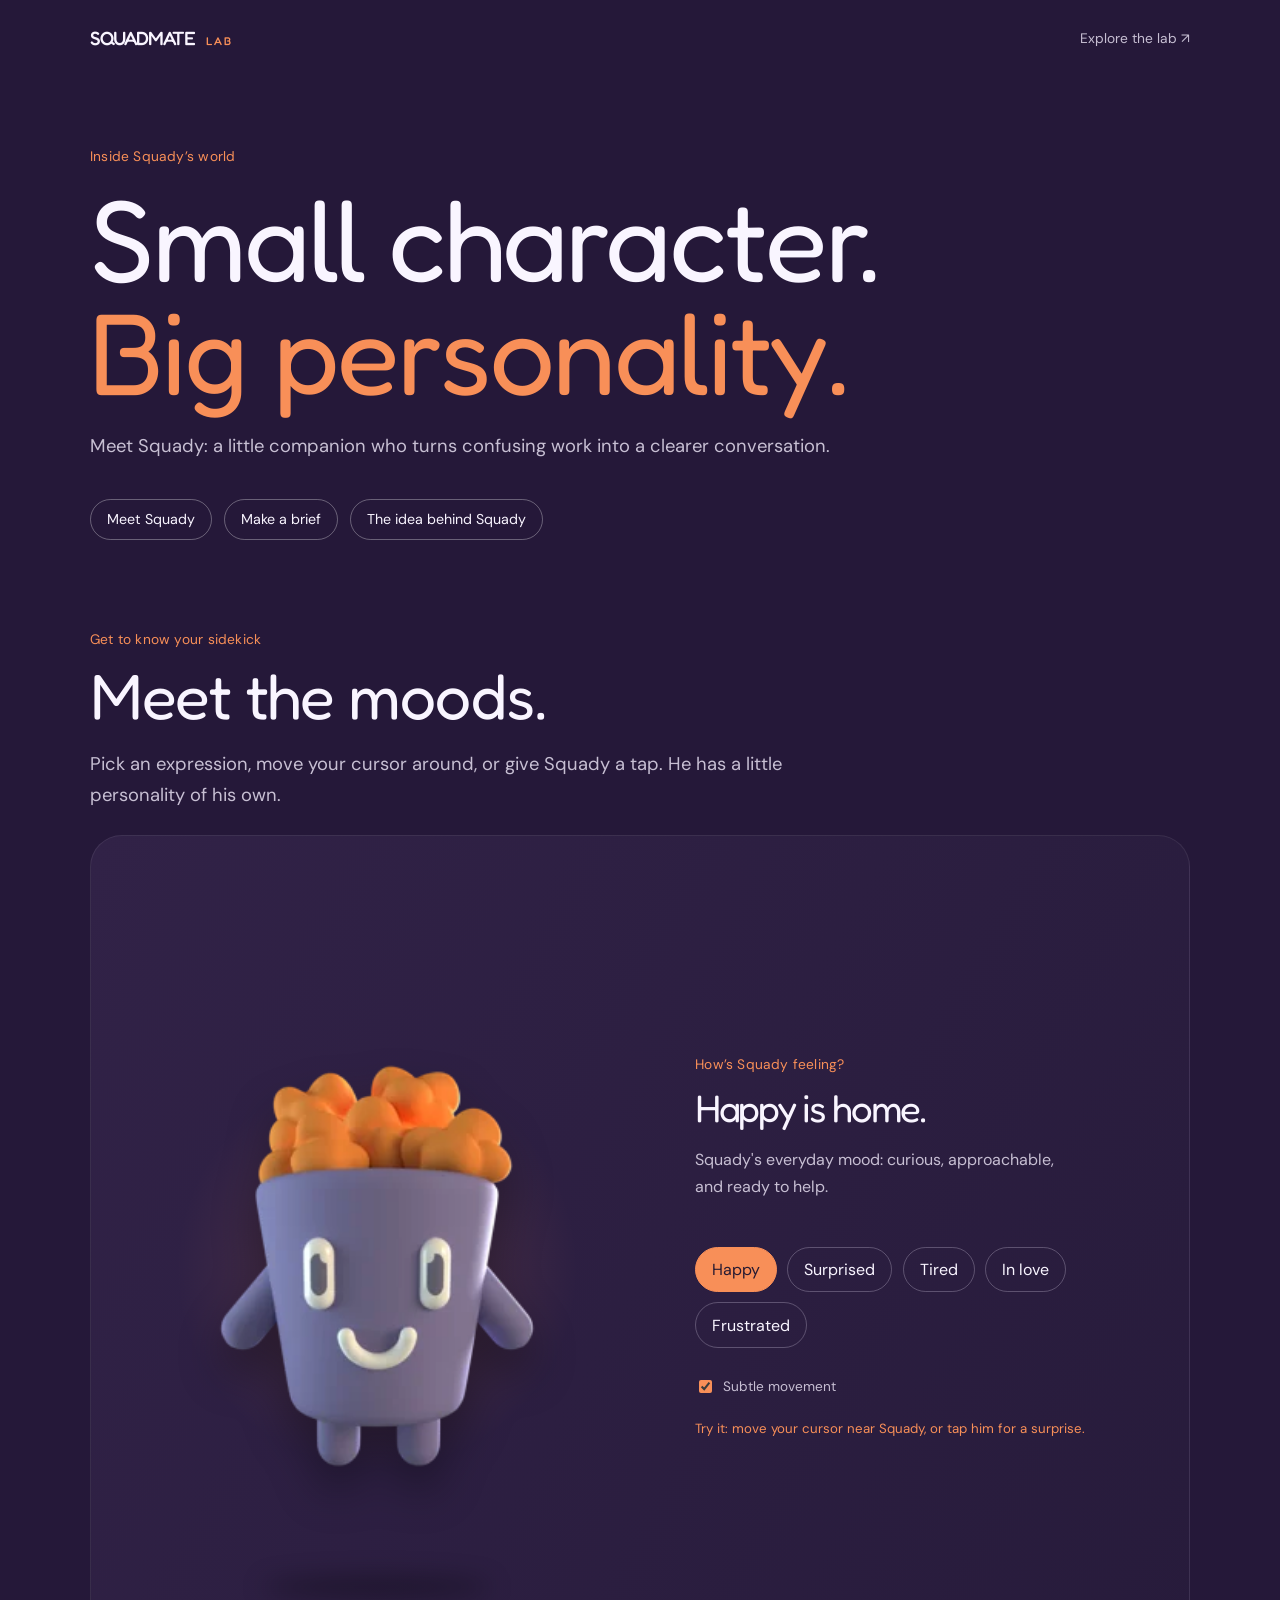
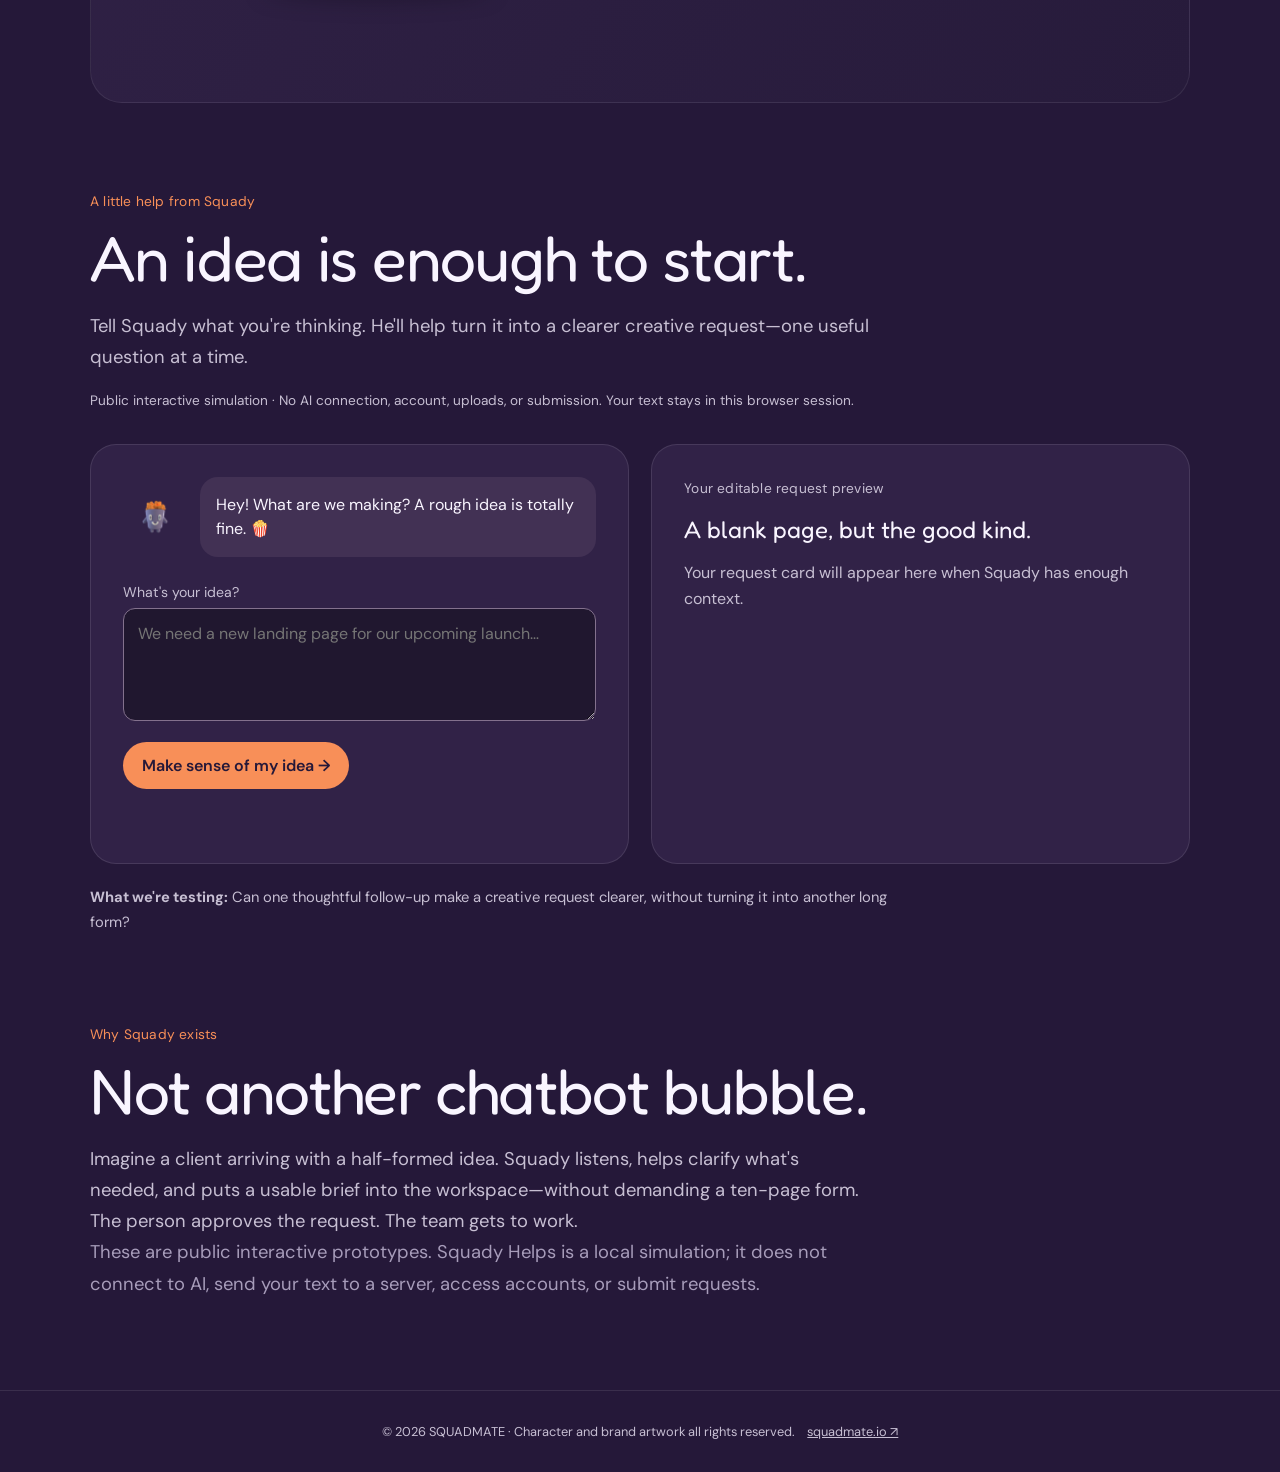
<file: index.html>
<!doctype html>
<html lang="en">
<head>
  <meta charset="utf-8" />
  <meta name="viewport" content="width=device-width, initial-scale=1" />
  <meta name="theme-color" content="#251839" />
  <meta name="description" content="Meet Squady: a tiny companion for big ideas. A public interaction and character-mood experiment from SQUADMATE." />
  <title>Squady Lab · A tiny companion for big ideas</title>
  <link rel="icon" type="image/png" sizes="64x64" href="[data-uri]" />
  <link rel="stylesheet" href="styles.css" />
  <script src="main.js" defer></script>
</head>
<body>
  <header class="site-header"><a class="brand" href="https://squadmate.io" rel="noopener noreferrer">SQUADMATE <span>LAB</span></a><a class="back" href="https://github.com/itsevawolf/squady-lab">Explore the lab ↗</a></header>
  <main>
    <div class="intro"><p class="eyebrow">Inside Squady’s world</p><h1>Small character.<br><em>Big personality.</em></h1><p>Meet Squady: a little companion who turns confusing work into a clearer conversation.</p></div>
    <nav class="experiment-nav" aria-label="Explore Squady Lab"><a href="#meet-squady">Meet Squady</a><a href="#squady-helps">Make a brief</a><a href="#about-squady">The idea behind Squady</a></nav>
    <div class="experiment-heading" id="meet-squady"><p class="eyebrow">Get to know your sidekick</p><h2>Meet the moods.</h2><p>Pick an expression, move your cursor around, or give Squady a tap. He has a little personality of his own.</p></div>
    <section class="showcase" aria-labelledby="mood-heading">
      <div class="scene" id="squady-scene"><div class="halo"></div><img id="squady" src="assets/squady-happy.webp" alt="Squady looking happy" width="480" height="480" /><div class="shadow"></div><div class="sparkles" aria-hidden="true">✦ ✧ ✦</div></div>
      <div class="controls"><p class="eyebrow">How’s Squady feeling?</p><h2 id="mood-heading">Happy is home.</h2><p id="mood-description">Squady's everyday mood: curious, approachable, and ready to help.</p>
        <div class="mood-buttons" role="group" aria-label="Choose Squady's mood">
          <button type="button" data-mood="happy" aria-pressed="true">Happy</button><button type="button" data-mood="surprised" aria-pressed="false">Surprised</button><button type="button" data-mood="tired" aria-pressed="false">Tired</button><button type="button" data-mood="in-love" aria-pressed="false">In love</button><button type="button" data-mood="frustrated" aria-pressed="false">Frustrated</button>
        </div>
        <label class="motion"><input id="motion-toggle" type="checkbox" checked /> Subtle movement</label><p class="play-hint">Try it: move your cursor near Squady, or tap him for a surprise.</p><p class="reaction-message" id="reaction-message" aria-live="polite"></p>
      </div>
    </section>
<section class="brief-lab" id="squady-helps" aria-labelledby="brief-title">
  <div class="brief-header"><p class="eyebrow">A little help from Squady</p><h2 id="brief-title">An idea is enough to start.</h2><p>Tell Squady what you're thinking. He'll help turn it into a clearer creative request—one useful question at a time.</p><p class="demo-note">Public interactive simulation · No AI connection, account, uploads, or submission. Your text stays in this browser session.</p></div>
  <div class="brief-layout"><div class="brief-chat"><div class="squady-message"><img src="assets/squady-happy.webp" width="64" height="64" alt="" /><p>Hey! What are we making? A rough idea is totally fine. 🍿</p></div>
  <form id="idea-form"><label for="idea-input">What's your idea?</label><textarea id="idea-input" maxlength="800" rows="4" placeholder="We need a new landing page for our upcoming launch…" required></textarea><button class="primary-action" type="submit">Make sense of my idea →</button></form>
  <div id="followup-step" hidden><div class="squady-message"><img src="assets/squady-surprised.webp" width="64" height="64" alt="" /><p id="followup-question"></p></div><form id="detail-form"><label for="detail-input">Your answer (optional)</label><textarea id="detail-input" maxlength="500" rows="3" placeholder="A little context goes a long way…"></textarea><button class="primary-action" type="submit">Preview my brief →</button></form></div>
  <button id="reset-brief" class="reset-brief" type="button" hidden>↺ Start with a new idea</button></div>
  <div class="brief-preview" aria-live="polite"><p class="eyebrow">Your editable request preview</p><div id="preview-empty"><h3>A blank page, but the good kind.</h3><p>Your request card will appear here when Squady has enough context.</p></div><form id="preview-form" hidden><label for="brief-name">Request title</label><input id="brief-name" maxlength="120" required /><label for="brief-type">Likely workstream</label><select id="brief-type"><option>Website / digital experience</option><option>Branding / identity</option><option>Creative / content</option><option>Growth / strategy</option><option>Other / let's figure it out</option></select><label for="brief-goal">What you're trying to do</label><textarea id="brief-goal" rows="4" maxlength="1200"></textarea><label for="brief-context">Helpful context</label><textarea id="brief-context" rows="3" maxlength="800"></textarea><div class="preview-status">Draft only · Not submitted · No credits charged</div><button class="secondary-action" id="copy-brief" type="button">Copy my draft</button><p id="copy-status" role="status"></p></form></div></div>
  <p class="lab-learning"><strong>What we're testing:</strong> Can one thoughtful follow-up make a creative request clearer, without turning it into another long form?</p>
</section>
    <section class="story" id="about-squady"><p class="eyebrow">Why Squady exists</p><h2>Not another chatbot bubble.</h2><p>Imagine a client arriving with a half-formed idea. Squady listens, helps clarify what's needed, and puts a usable brief into the workspace—without demanding a ten-page form. The person approves the request. The team gets to work.</p><p class="fineprint">These are public interactive prototypes. Squady Helps is a local simulation; it does not connect to AI, send your text to a server, access accounts, or submit requests.</p></section>
  </main>
  <footer>© 2026 SQUADMATE · Character and brand artwork all rights reserved. <a href="https://squadmate.io">squadmate.io ↗</a></footer>
</body>
</html>
</file>
<file: styles.css>
@import url('https://fonts.googleapis.com/css2?family=DM+Sans:wght@400;500;600;700&family=Fredoka:wght@300;400;500;600&display=swap');

:root{color-scheme:dark;--purple:#251839;--periwinkle:#6667ab;--orange:#f88f58;--ink:#f9f5ff;--soft:#c7bfd3}*{box-sizing:border-box}body{margin:0;background:var(--purple);color:var(--ink);font-family:Inter,ui-sans-serif,system-ui,-apple-system,BlinkMacSystemFont,"Segoe UI",sans-serif}a{color:inherit}button,input{font:inherit}.site-header{display:flex;align-items:center;justify-content:space-between;padding:1.6rem clamp(1.3rem,5vw,5.5rem);gap:1rem}.brand{font-size:1.2rem;font-weight:950;letter-spacing:-.06em;text-decoration:none}.brand span{font-weight:500;font-size:.7rem;letter-spacing:.16em;color:var(--orange);margin-left:.5rem}.back{font-size:.86rem;color:var(--soft);text-decoration:none}.intro{max-width:1000px;margin:auto;padding:4rem 2rem 3.5rem}.eyebrow{font-size:.7rem;letter-spacing:.18em;font-weight:800;color:var(--orange)}h1{font-size:clamp(3.3rem,9vw,7.2rem);line-height:.98;letter-spacing:-.075em;margin:1.2rem 0}h1 em{font-style:normal;color:var(--orange)}.intro>p:last-child{font-size:clamp(1rem,2vw,1.2rem);max-width:590px;line-height:1.65;color:var(--soft)}.showcase{max-width:1100px;margin:0 auto 5rem;padding:1.5rem 2rem;display:grid;grid-template-columns:1.1fr 1fr;align-items:center;gap:4rem;background:linear-gradient(120deg,#312247,#271b3b);border:1px solid #ffffff14;border-radius:32px}.scene{position:relative;min-height:500px;display:grid;place-items:center;isolation:isolate}.halo{position:absolute;width:min(80%,460px);aspect-ratio:1;border-radius:50%;background:radial-gradient(circle,#f88f5832,transparent 70%)}.scene img{position:relative;width:min(100%,450px);height:auto;object-fit:contain;animation:float 5s ease-in-out infinite;filter:drop-shadow(0 25px 22px #0005)}.scene .shadow{position:absolute;bottom:9%;width:45%;height:20px;border-radius:50%;background:#0005;filter:blur(12px);z-index:-1}.controls{padding:1rem 1rem 1rem 0}.controls h2{font-size:clamp(2.1rem,3vw,3.5rem);letter-spacing:-.06em;margin:1rem 0}.controls>p:nth-of-type(2){line-height:1.7;color:var(--soft);max-width:390px;min-height:4.5rem}.mood-buttons{display:flex;flex-wrap:wrap;gap:.65rem;margin:1.8rem 0}.mood-buttons button{border:1px solid #aaa0ba66;background:transparent;border-radius:100px;padding:.7rem 1rem;color:var(--ink);cursor:pointer}.mood-buttons button:hover,.mood-buttons button[aria-pressed=true]{background:var(--orange);border-color:var(--orange);color:#261a32}.mood-buttons button:focus-visible,.motion input:focus-visible,a:focus-visible{outline:3px solid var(--orange);outline-offset:3px}.motion{font-size:.85rem;color:var(--soft);display:inline-flex;align-items:center;gap:.5rem;cursor:pointer}.motion input{accent-color:var(--orange)}.story{max-width:850px;margin:0 auto;padding:0 2rem 6rem}.story h2{font-size:clamp(2.5rem,5vw,4rem);letter-spacing:-.06em;line-height:1.1}.story>p:not(.eyebrow){font-size:1.15rem;line-height:1.75;color:var(--soft)}.story p.fineprint{font-size:.82rem;color:#a79cba}footer{padding:2rem;text-align:center;border-top:1px solid #ffffff18;color:var(--soft);font-size:.8rem}footer a{margin-left:.6rem}@keyframes float{0%,100%{transform:translateY(0) rotate(-1deg)}50%{transform:translateY(-8px) rotate(1deg)}}body.motion-off .scene img{animation:none}@media(prefers-reduced-motion:reduce){.scene img{animation:none!important;transform:none!important}}@media(max-width:820px){.intro{padding-top:2rem}.showcase{margin:0 1rem 4rem;grid-template-columns:1fr;gap:0}.scene{min-height:340px}.scene img{max-height:340px}.controls{padding:1rem}.controls>p:nth-of-type(2){min-height:0}}

h1, h2 {
  font-family: 'Fredoka', sans-serif;
  font-weight: 400;
  letter-spacing: -0.02em;
}

.brand {
  font-family: 'Fredoka', sans-serif;
  font-weight: 500;
}

/* Experiment 002 — lightweight interactive personality */
body{font-family:'DM Sans',sans-serif}
.eyebrow{font-family:'DM Sans',sans-serif;font-weight:400;letter-spacing:.015em;font-size:.86rem;text-transform:none}
.scene{cursor:pointer;--look-x:0px;--look-y:0px}
.scene:focus-visible{outline:3px solid var(--orange);outline-offset:-6px;border-radius:22px}
.scene img{transform:translate(var(--look-x),var(--look-y));animation:drift 5s ease-in-out infinite;transition:transform .18s ease-out}
.scene.celebrate img{animation:pop .55s ease-out}
.sparkles{position:absolute;left:50%;top:10%;transform:translateX(-50%);color:var(--orange);font-size:1.9rem;letter-spacing:1.4rem;opacity:0;pointer-events:none}
.scene.celebrate .sparkles{animation:twinkle .9s ease-out}
.play-hint{font-size:.83rem!important;min-height:0!important;color:var(--orange)!important;margin-top:1.4rem}
.reaction-message{font-size:1rem!important;min-height:1.5rem!important;color:var(--ink)!important;margin:.5rem 0}
@keyframes drift{0%,100%{translate:0 0}50%{translate:0 -8px}}
@keyframes pop{0%{scale:1}35%{scale:1.07}70%{scale:.97}100%{scale:1}}
@keyframes twinkle{10%{opacity:0;translate:0 8px}45%{opacity:1;translate:0 -14px}100%{opacity:0;translate:0 -32px}}
body.motion-off .scene img{animation:none!important;transform:none!important;translate:0 0}
body.motion-off .scene .sparkles{animation:none!important}
@media(prefers-reduced-motion:reduce){.scene img,.scene.celebrate img,.scene.celebrate .sparkles{animation:none!important;transition:none!important;transform:none!important;translate:0 0!important}}

/* Experiment 003 · Squady Helps */
.brief-lab{max-width:1100px;margin:0 auto 5rem;padding:2rem}
.brief-header{max-width:780px;margin-bottom:2rem}
.brief-header h2{font-size:clamp(2.4rem,5vw,4.2rem);margin:.8rem 0}
.brief-header>p:not(.eyebrow){color:var(--soft);line-height:1.7}
.brief-header .demo-note{font-size:.84rem;color:#f1ae88}
.brief-layout{display:grid;grid-template-columns:1fr 1fr;gap:1.4rem;align-items:start}
.brief-chat,.brief-preview{background:#312247;border:1px solid #ffffff1b;border-radius:26px;padding:clamp(1.25rem,3vw,2rem);min-height:420px}
.squady-message{display:flex;align-items:center;gap:.8rem;margin-bottom:1.6rem}
.squady-message img{width:64px;height:64px;object-fit:contain;flex-shrink:0}
.squady-message p{background:#423154;border-radius:18px;padding:1rem;line-height:1.5;margin:0}
.brief-lab label{display:block;font-size:.88rem;margin:1rem 0 .45rem;color:var(--soft)}
.brief-lab textarea,.brief-lab input:not([type=checkbox]),.brief-lab select{width:100%;border:1px solid #83718d;background:#20172f;color:#fff;padding:.85rem;border-radius:12px;font:inherit;resize:vertical}
.brief-lab textarea:focus-visible,.brief-lab input:focus-visible,.brief-lab select:focus-visible{outline:3px solid var(--orange);outline-offset:2px}
.brief-lab button{cursor:pointer;border-radius:100px;padding:.8rem 1.2rem;font-weight:600}
.primary-action{border:0;background:var(--orange);color:#251839;margin-top:1rem}
.secondary-action,.reset-brief{background:none;color:var(--ink);border:1px solid #ffffff66;margin-top:1rem}
.brief-preview h3{font-family:'Fredoka',sans-serif;font-size:1.5rem;font-weight:400;margin:1rem 0}
.brief-preview p{color:var(--soft);line-height:1.6}
.preview-status{margin-top:1.2rem;padding:.7rem;border-radius:10px;background:#ffffff12;color:#e7d9ed;font-size:.85rem}
.lab-learning{font-size:.92rem;color:var(--soft);max-width:800px;line-height:1.7;margin:1.3rem 0}
.brief-lab [hidden]{display:none!important}
@media(max-width:760px){.brief-layout{grid-template-columns:1fr}.brief-lab{padding:1.2rem}.brief-chat,.brief-preview{min-height:0}}

/* Lab experiment directory */
html{scroll-behavior:smooth}
.experiment-nav{max-width:1100px;margin:0 auto 2rem;padding:0 2rem;display:flex;flex-wrap:wrap;gap:.75rem}
.experiment-nav a{font-size:.89rem;text-decoration:none;border:1px solid #ffffff50;border-radius:100px;padding:.68rem 1rem;color:var(--ink);transition:background .15s ease}
.experiment-nav a:hover,.experiment-nav a:focus-visible{background:#ffffff1b;outline-offset:3px}
.experiment-heading{max-width:1100px;margin:0 auto 1.5rem;padding:0 2rem;scroll-margin-top:2rem}
.experiment-heading h2{font-size:clamp(2rem,4vw,3rem);margin:.45rem 0}
.experiment-heading>p:last-child{color:var(--soft);line-height:1.6;margin:.4rem 0}
#experiment-002,#squady-helps{scroll-margin-top:2rem}
@media(prefers-reduced-motion:reduce){html{scroll-behavior:auto}}

/* Unified Squady Lab layout system */
:root{--lab-width:1100px;--lab-gutter:clamp(1.25rem,4vw,2rem);--lab-section-gap:clamp(3.5rem,7vw,6rem)}
.site-header{max-width:calc(var(--lab-width) + 2 * var(--lab-gutter));margin-inline:auto;padding-inline:var(--lab-gutter)}
main{width:100%}
.intro,.experiment-nav,.experiment-heading,.showcase,.brief-lab,.story{box-sizing:border-box;width:calc(100% - 2 * var(--lab-gutter));max-width:var(--lab-width);margin-left:auto;margin-right:auto}
.intro{padding:clamp(2.5rem,6vw,4.5rem) 0 2.25rem}
.experiment-nav{padding:0;margin-bottom:var(--lab-section-gap)}
.experiment-heading{padding:0;margin-bottom:1.5rem}
.showcase{padding:clamp(1.25rem,3vw,2rem);margin-bottom:var(--lab-section-gap)}
.brief-lab{padding:0;margin-bottom:var(--lab-section-gap)}
.story{padding:0 0 var(--lab-section-gap);max-width:var(--lab-width)}
.intro h1{margin:1rem 0 1.4rem}
.experiment-heading h2,.brief-header h2,.story h2{font-size:clamp(2.4rem,5vw,4rem);line-height:1.13;letter-spacing:-.02em;margin:.65rem 0 1rem}
.eyebrow{margin:0 0 .65rem;line-height:1.45}
.intro>p:last-child,.experiment-heading>p:last-child,.brief-header>p:not(.eyebrow),.story>p:not(.eyebrow){max-width:780px;font-size:clamp(1rem,1.5vw,1.15rem);line-height:1.7;margin:0}
.brief-header{max-width:none;margin-bottom:2rem}
.brief-header .demo-note{margin-top:1rem!important;font-size:.85rem!important}
.controls h2{margin:.65rem 0 1rem;line-height:1.15}
.brief-chat,.brief-preview{min-width:0;padding:clamp(1.25rem,3vw,2rem)}
@media(max-width:820px){.intro,.experiment-nav,.experiment-heading,.showcase,.brief-lab,.story{width:calc(100% - 2 * var(--lab-gutter))}.showcase{margin-left:auto;margin-right:auto}.controls{padding:1rem 0}.site-header{padding-inline:var(--lab-gutter)}}
</file>
